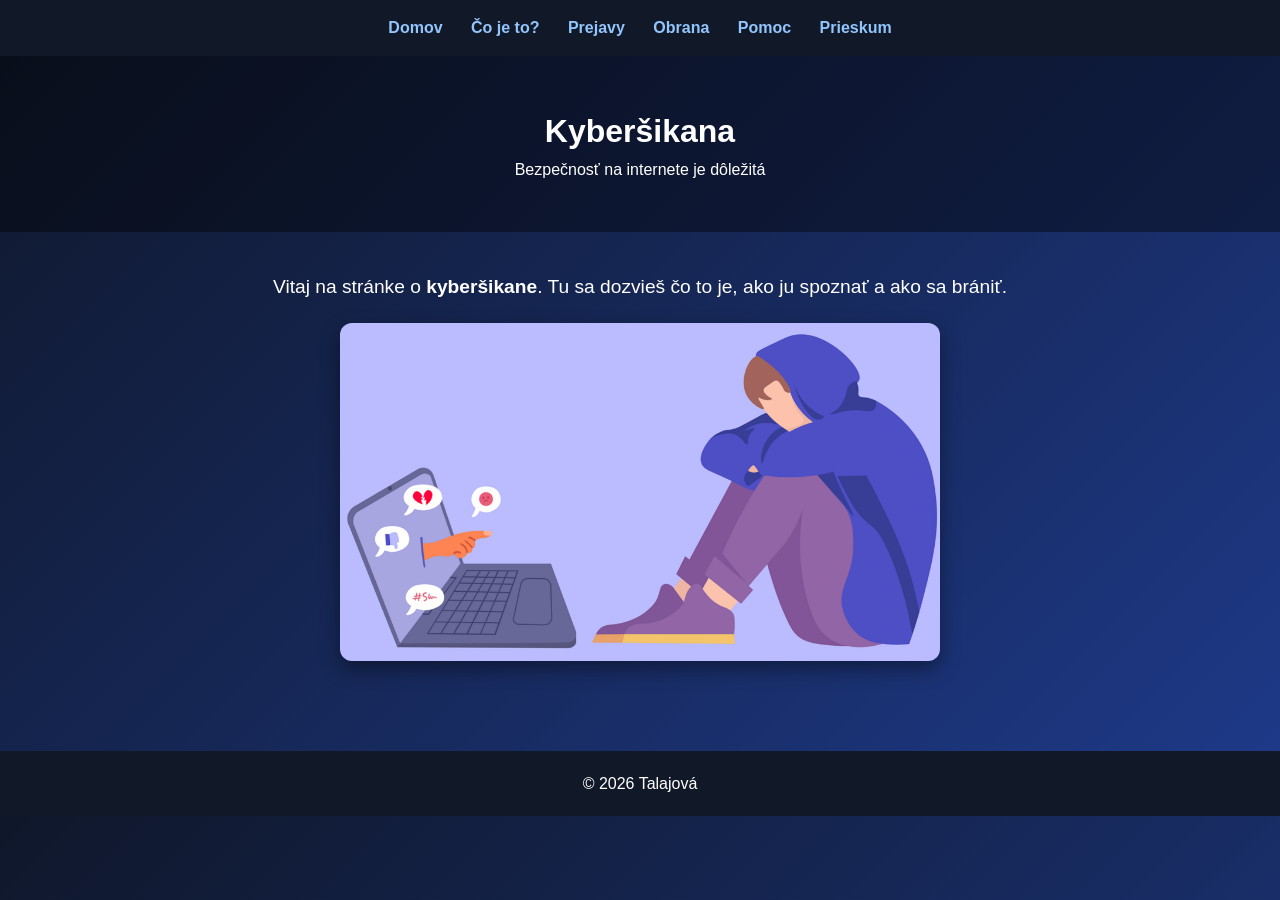
<file: index.html>
<!DOCTYPE html>
<html lang="sk">
<head>
    <meta charset="UTF-8">
    <title>Kyberšikana</title>
    <link rel="stylesheet" href="style.css">
</head>
<body>

<nav>
    <a href="index.html">Domov</a>
    <a href="coje.html">Čo je to?</a>
    <a href="prejavy.html">Prejavy</a>
    <a href="obrana.html">Obrana</a>
    <a href="pomoc.html">Pomoc</a>
    <a href="prieskum.html">Prieskum</a>
</nav>

<header>
    <h1>Kyberšikana</h1>
    <p>Bezpečnosť na internete je dôležitá</p>
</header>

<section>
    <div class="page">
        <p style="text-align: center; font-size: larger";>
            Vitaj na stránke o <strong>kyberšikane</strong>. Tu sa dozvieš čo to je,
            ako ju spoznať a ako sa brániť.
        </p>
         <img src="Obrazky/sikana-cyber.png" alt="Kyberšikana obrázok" class="img">
    </div>
</section>

<footer>
    &copy; 2026 Talajová
</footer>
<script src="script.java"></script>
</body>
</html>
</file>
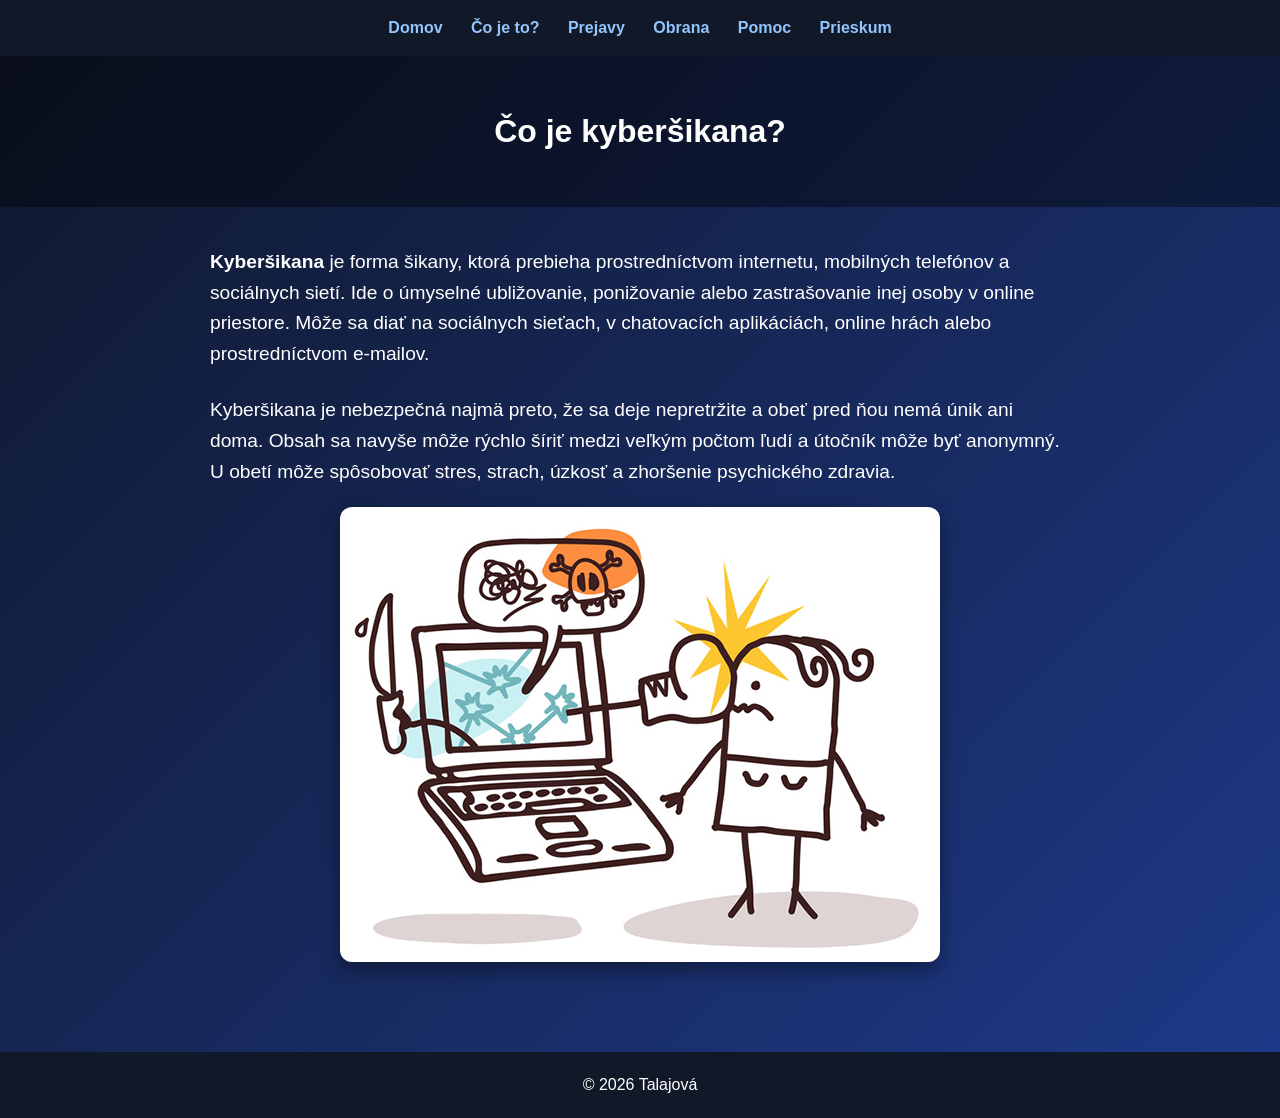
<file: coje.html>
<!DOCTYPE html>
<html lang="sk">
<head>
    <meta charset="UTF-8">
    <title>Čo je kyberšikana</title>
    <link rel="stylesheet" href="style.css">
</head>
<body>

<nav>
    <a href="index.html">Domov</a>
    <a href="coje.html">Čo je to?</a>
    <a href="prejavy.html">Prejavy</a>
    <a href="obrana.html">Obrana</a>
    <a href="pomoc.html">Pomoc</a>
    <a href="prieskum.html">Prieskum</a>
</nav>

<header>
    <h1>Čo je kyberšikana?</h1>
</header>

<section>
    <div class="page">
      <p style= "font-size: larger;">
           <strong>Kyberšikana</strong> je forma šikany, ktorá prebieha prostredníctvom internetu, mobilných telefónov a sociálnych sietí. Ide o úmyselné ubližovanie, ponižovanie alebo zastrašovanie inej osoby v online priestore. Môže sa diať na sociálnych sieťach, v chatovacích aplikáciách, online hrách alebo prostredníctvom e-mailov.
   </p>
  <br> 
<p style= "font-size: larger;">

Kyberšikana je nebezpečná najmä preto, že sa deje nepretržite a obeť pred ňou nemá únik ani doma. Obsah sa navyše môže rýchlo šíriť medzi veľkým počtom ľudí a útočník môže byť anonymný. U obetí môže spôsobovať stres, strach, úzkosť a zhoršenie psychického zdravia.


        </p>
        <img src="Obrazky/kybersikana.jpg" alt="Kyberšikana obrázok" class="img">
    </div>
</section>
<footer>
    &copy; 2026 Talajová
</footer>
<script src="script.java"></script>
</body>
</html>
</file>
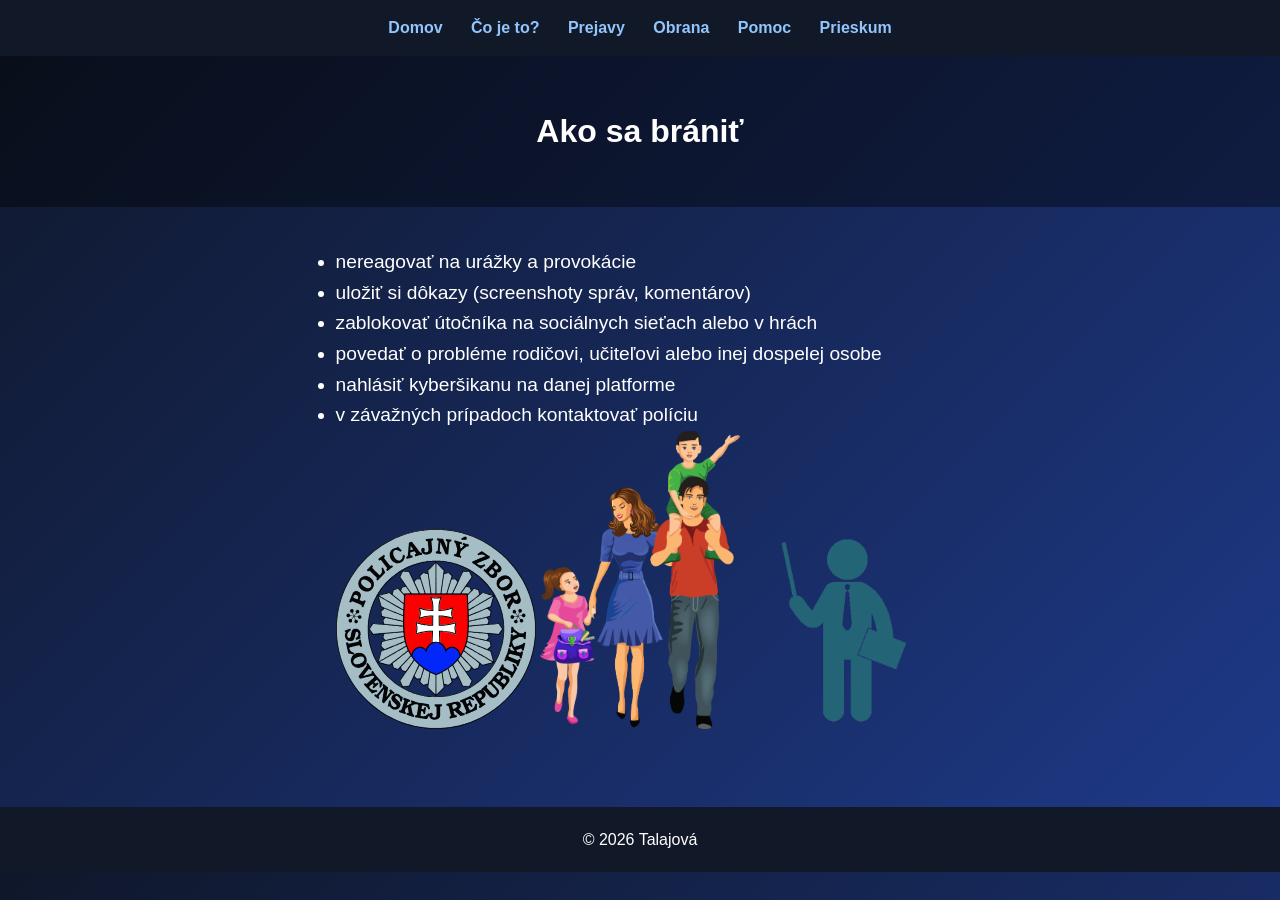
<file: obrana.html>
<!DOCTYPE html>
<html lang="sk">
<head>
    <meta charset="UTF-8">
    <title>Obrana</title>
    <link rel="stylesheet" href="style.css">
</head>
<body>

<nav>
    <a href="index.html">Domov</a>
    <a href="coje.html">Čo je to?</a>
    <a href="prejavy.html">Prejavy</a>
    <a href="obrana.html">Obrana</a>
    <a href="pomoc.html">Pomoc</a>
    <a href="prieskum.html">Prieskum</a>
</nav>

<header>
    <h1>Ako sa brániť</h1>
</header>

<section>
    <div class="page">
    <ul style="font-size: larger;">
        <li>nereagovať na urážky a provokácie</li>
        <li>uložiť si dôkazy (screenshoty správ, komentárov)</li>
        <li>zablokovať útočníka na sociálnych sieťach alebo v hrách</li>
        <li>povedať o probléme rodičovi, učiteľovi alebo inej dospelej osobe</li>
        <li>nahlásiť kyberšikanu na danej platforme</li>
        <li>v závažných prípadoch kontaktovať políciu</li>
</ul>

             <img src="Obrazky/policia.svg" width="200" style="display:inline-block;">
            <img src="Obrazky/family.png" width="200" style="display:inline-block;">
            <img src="Obrazky/ucitell.png" width="200" style="display:inline-block;">
    </div>
</section>
<footer>
    &copy; 2026 Talajová
</footer>

<script src="script.java"></script>

</body>
</html>
</file>
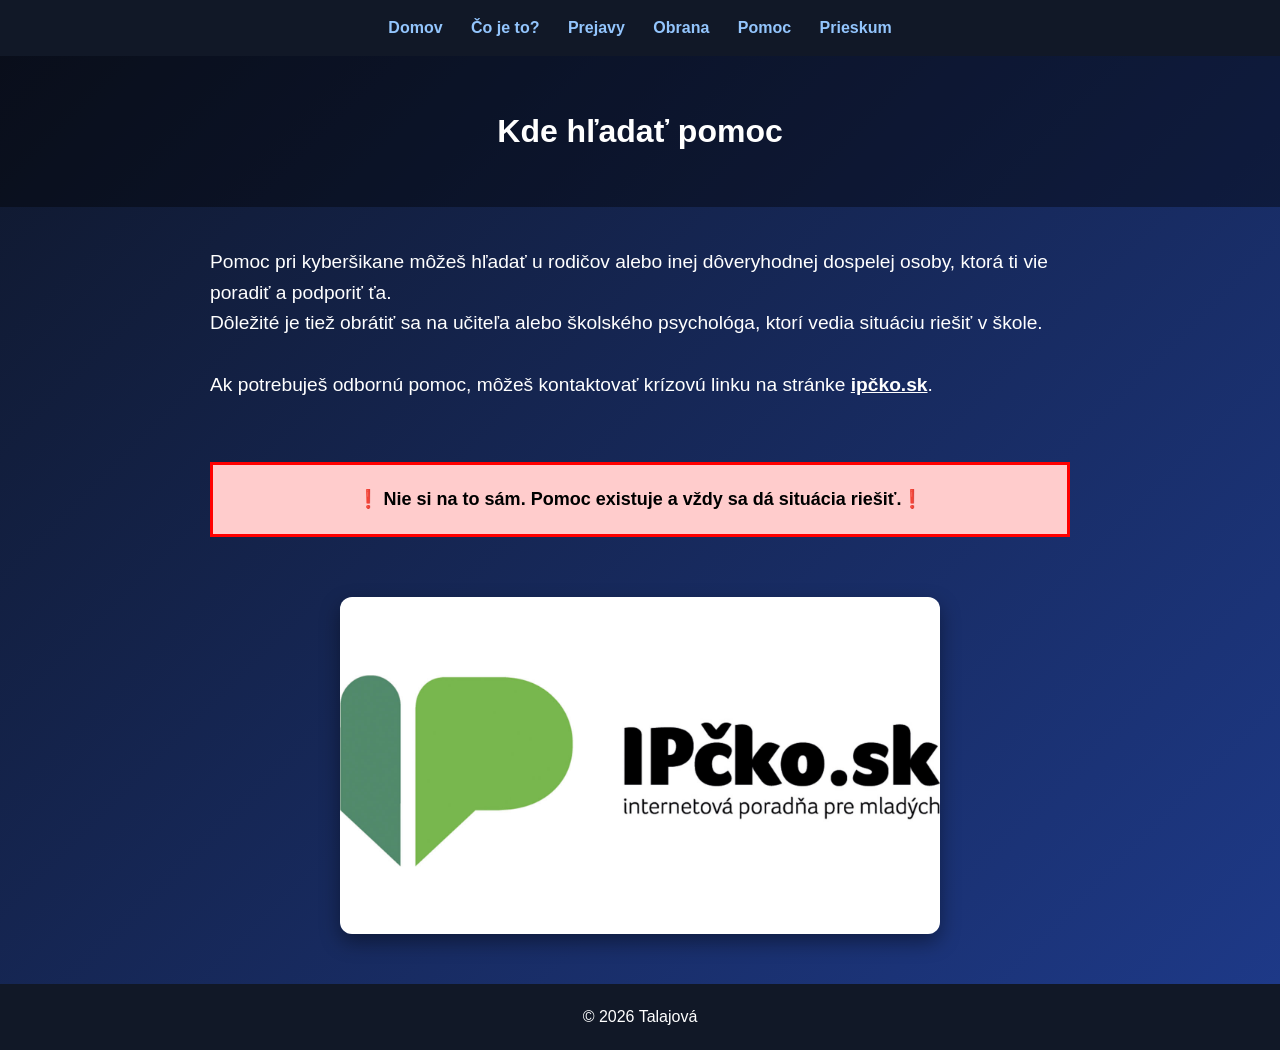
<file: pomoc.html>
<!DOCTYPE html>
<html lang="sk">
<head>
    <meta charset="UTF-8">
    <title>Pomoc</title>
    <link rel="stylesheet" href="style.css">
</head>
<body>

<nav>
    <a href="index.html">Domov</a>
    <a href="coje.html">Čo je to?</a>
    <a href="prejavy.html">Prejavy</a>
    <a href="obrana.html">Obrana</a>
    <a href="pomoc.html">Pomoc</a>
    <a href="prieskum.html">Prieskum</a>
</nav>

<header>
    <h1>Kde hľadať pomoc</h1>
</header>

<section>
<div style="font-size: larger;">
    <p>Pomoc pri kyberšikane môžeš hľadať u rodičov alebo inej dôveryhodnej dospelej osoby, ktorá ti vie poradiť a podporiť ťa.</p>

    <p>Dôležité je tiež obrátiť sa na učiteľa alebo školského psychológa, ktorí vedia situáciu riešiť v škole.</p>

    <br>
    <p>Ak potrebuješ odbornú pomoc, môžeš kontaktovať krízovú linku na stránke 
    <a href="https://ipcko.sk">ipčko.sk</a>.
  </p>
  <br>
  <br>
</div>
<div style="border: 3px solid red; background-color: #ffcccc; padding: 20px; color: black; font-weight: bold; text-align: center; font-size: 18px;">
  ❗ Nie si na to sám. Pomoc existuje a vždy sa dá situácia riešiť.❗

</div>
</section>

  <img src="Obrazky/IPcko.jpg" alt="IPcko" class="img">
<footer>
    &copy; 2026 Talajová
</footer>

<script src="script.java"></script>
</body>
</html>
</file>
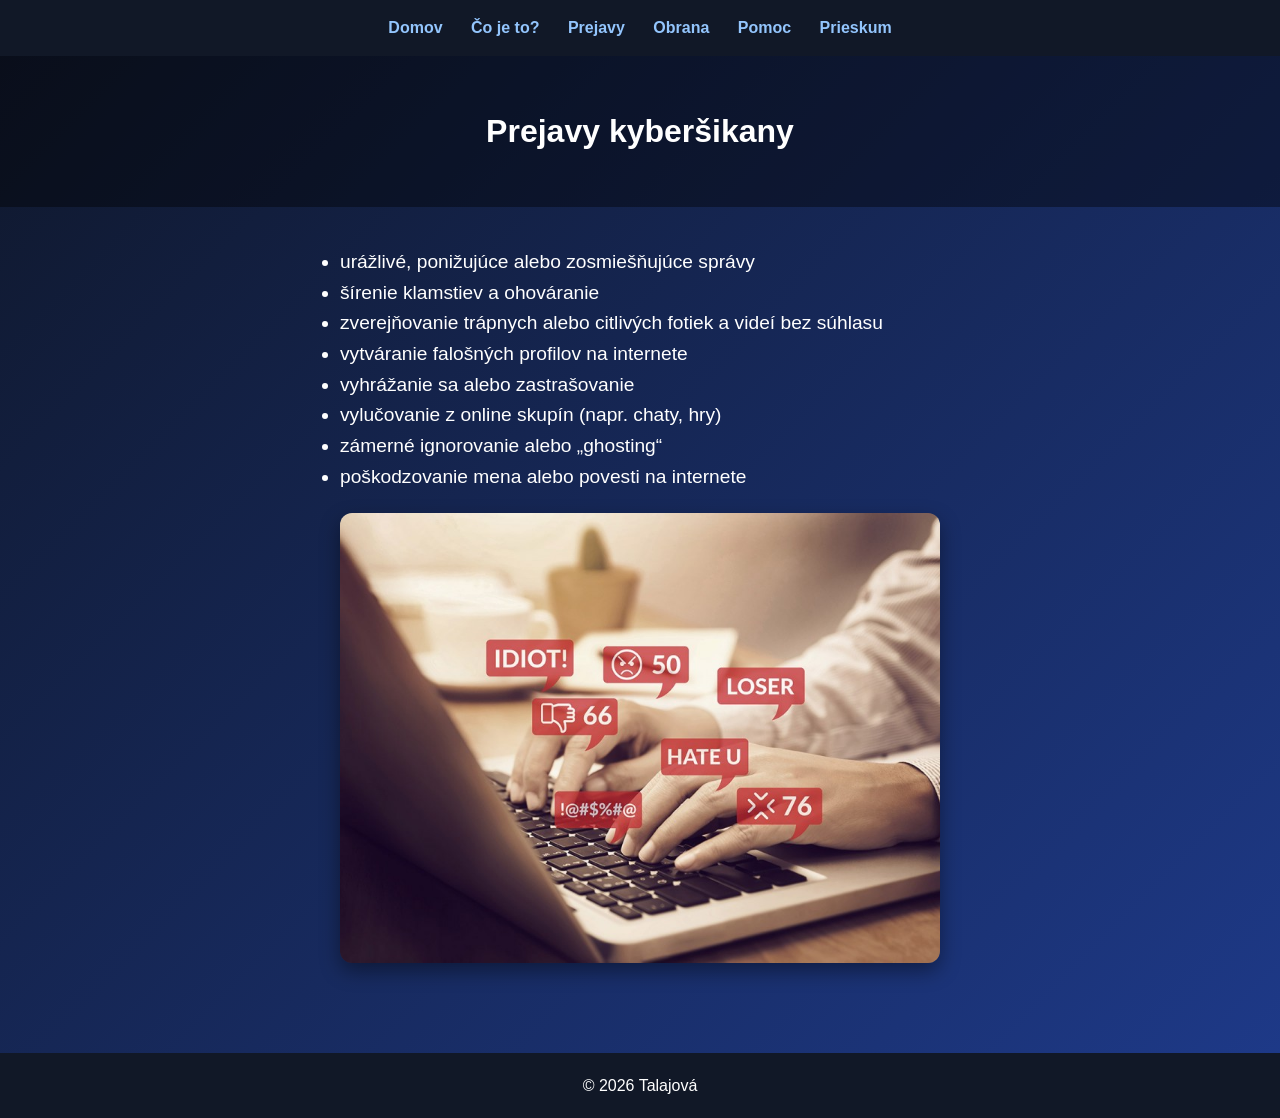
<file: prejavy.html>
<!DOCTYPE html>
<html lang="sk">
<head>
    <meta charset="UTF-8">
    <title>Prejavy</title>
    <link rel="stylesheet" href="style.css">
</head>
<body>

<nav>
    <a href="index.html">Domov</a>
    <a href="coje.html">Čo je to?</a>
    <a href="prejavy.html">Prejavy</a>
    <a href="obrana.html">Obrana</a>
    <a href="pomoc.html">Pomoc</a>
    <a href="prieskum.html">Prieskum</a>
</nav>

<header>
    <h1>Prejavy kyberšikany</h1>
</header>

<section>
    <div class="page">
        <ul style="font-size: larger ">
    <li>urážlivé, ponižujúce alebo zosmiešňujúce správy</li>
    <li>šírenie klamstiev a ohováranie</li>
    <li>zverejňovanie trápnych alebo citlivých fotiek a videí bez súhlasu</li>
    <li>vytváranie falošných profilov na internete</li>
    <li>vyhrážanie sa alebo zastrašovanie</li>
     <li>vylučovanie z online skupín (napr. chaty, hry)</li>
    <li>zámerné ignorovanie alebo „ghosting“</li>
    <li>poškodzovanie mena alebo povesti na internete</li>
        </ul>
        <img src="Obrazky/urazky.jpg" alt="urazky" class="img">
    </div>
    </div>
</section>
<footer>
    &copy; 2026 Talajová
</footer>
<script src="script.java"></script>
</body>
</html>
</file>
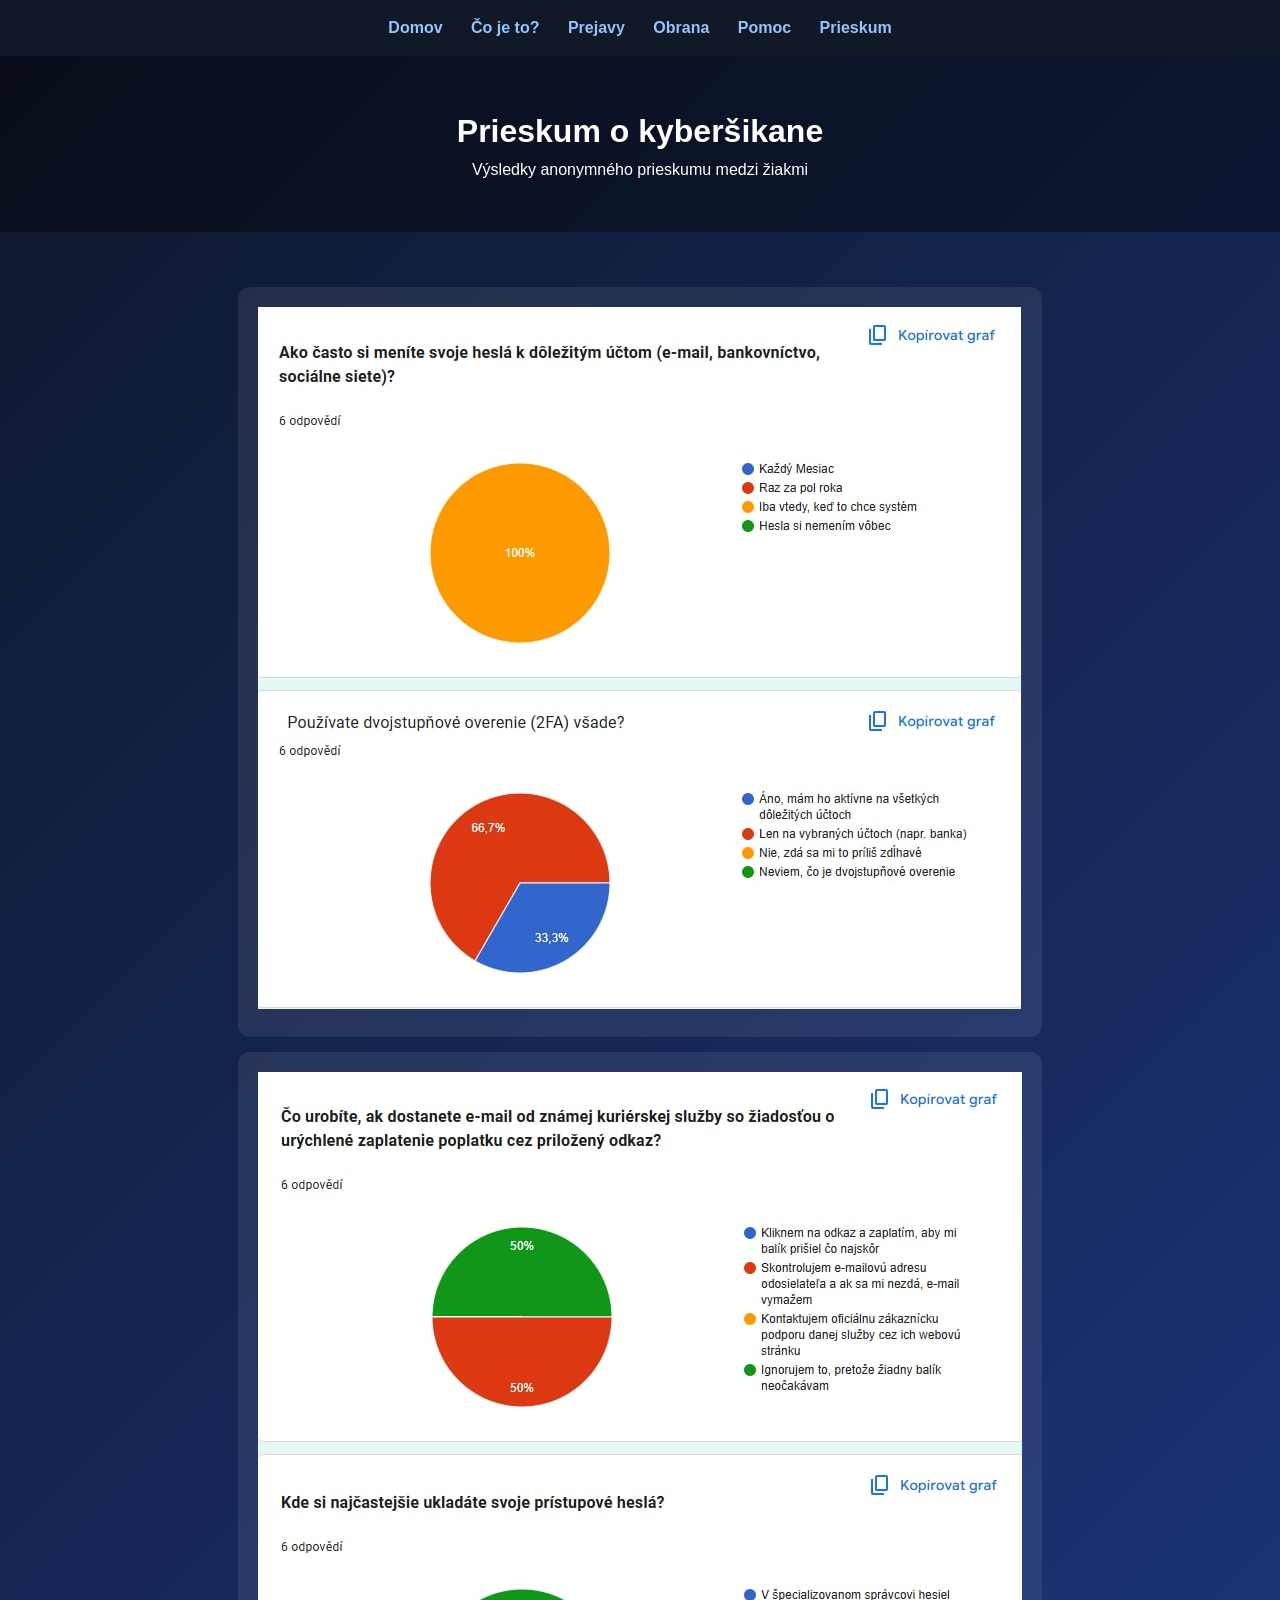
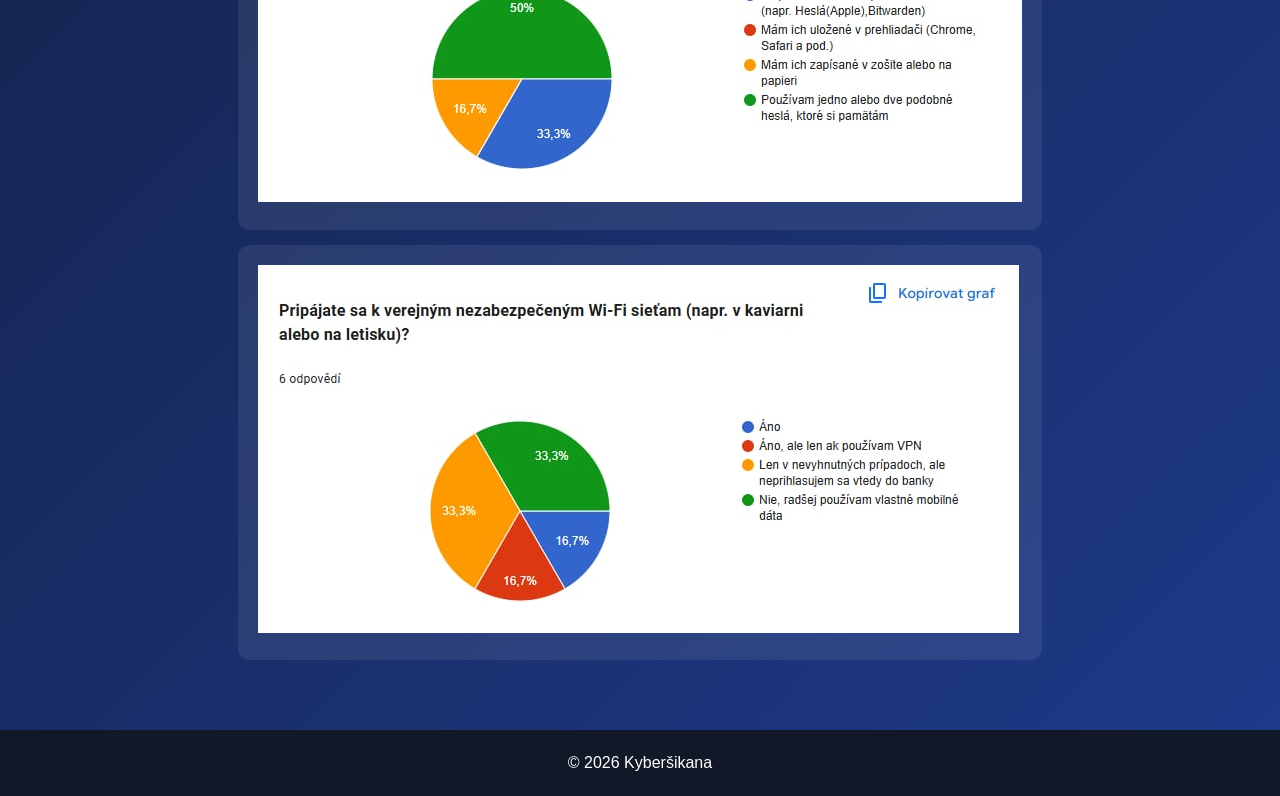
<file: prieskum.html>
<!DOCTYPE html>
<html lang="sk">
<head>
    <meta charset="UTF-8">
    <meta name="viewport" content="width=device-width, initial-scale=1.0">
    <title>Prieskum o kyberšikane</title>
    <link rel="stylesheet" href="style.css">
</head>
<body>

<nav>
    <a href="index.html">Domov</a>
    <a href="co-je.html">Čo je to?</a>
    <a href="prejavy.html">Prejavy</a>
    <a href="obrana.html">Obrana</a>
    <a href="pomoc.html">Pomoc</a>
    <a href="prieskum.html">Prieskum</a>
</nav>

<header>
    <h1>Prieskum o kyberšikane</h1>
    <p>Výsledky anonymného prieskumu medzi žiakmi</p>
</header>

<section>

    <div class="card">
       

        <img src="Obrazky/graf1.jpg" alt="Graf 1" class="survey-img">
    </div>

    <div class="card">
    

        <img src="Obrazky/graf2.jpg" alt="Graf 2" class="survey-img">
    </div>

    <div class="card">
  

        <img src="Obrazky/graf3.jpg" alt="Graf 3" class="survey-img">
    </div>

</section>

<footer>
    &copy; 2026 Kyberšikana
</footer>

</body>
</html>
</file>
<file: style.css>
* {
    margin: 0;
    padding: 0;
    box-sizing: border-box;
    font-family: 'Gill Sans', 'Gill Sans MT', Calibri, 'Trebuchet MS', sans-serif;

}

body {
    background: linear-gradient(135deg, #0f172a, #1e3a8a);
    color: white;
    line-height: 1.6;
      display: flex;
  flex-direction: column;

}

nav {
    background: #111827;
    padding: 15px;
    text-align: center;
}

nav a {
    color: #93c5fd;
    text-decoration: none;
    margin: 0 12px;
    font-weight: bold;
}

nav a:hover {
    color: white;
}

header {
    text-align: center;
    padding: 50px 20px;
    background: rgba(0,0,0,0.4);
}

section {
    max-width: 900px;
    margin: auto;
    padding: 40px 20px;
}

.card {
    background: rgba(255,255,255,0.08);
    padding: 20px;
    border-radius: 12px;
    margin-top: 15px;
}

.warning {
    background: #dc2626;
    padding: 15px;
    border-radius: 10px;
    margin-top: 15px;
    text-align: center;
}

button {
    margin-top: 15px;
    padding: 10px 15px;
    border: none;
    border-radius: 8px;
    background: #2563eb;
    color: white;
    cursor: pointer;
}

button:hover {
    background: #1d4ed8;
}

footer {
    text-align: center;
    padding: 20px;
    background: #111827;
    margin-top: 30px;
}
.img {
    width: 100%;
    max-width: 600px;
    display: block;
    margin: 20px auto;
    border-radius: 12px;
    box-shadow: 0 8px 20px rgba(0,0,0,0.4);
}

body {
    overflow-x: hidden;
}

/* vstup stránky */
.page {
    transform: translateX(40px);
    opacity: 0;
    transition: all 0.4s ease;
}

.page.active {
    transform: translateX(0);
    opacity: 1;
}

.page.exit {
    transform: translateX(-40px);
    opacity: 0;
}


a {
  color: white;
  font-weight: bold;
}
</file>
